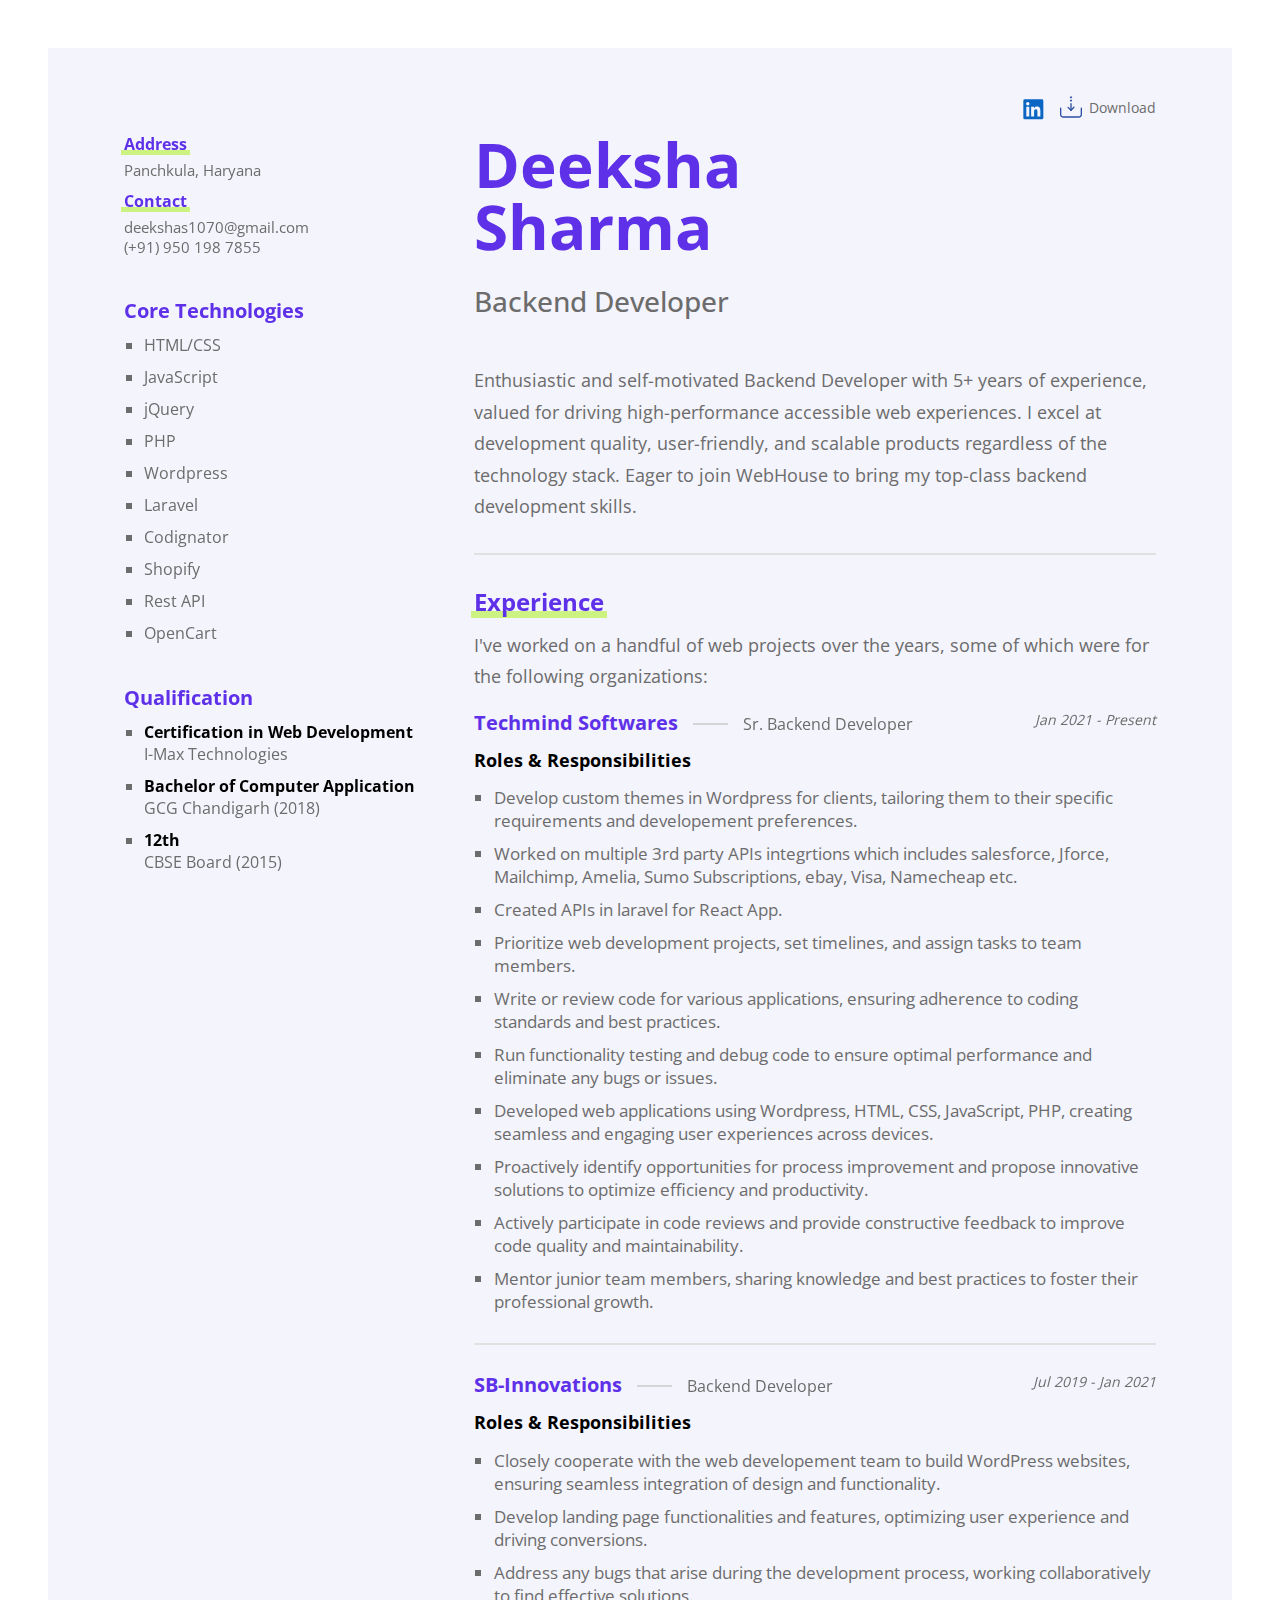
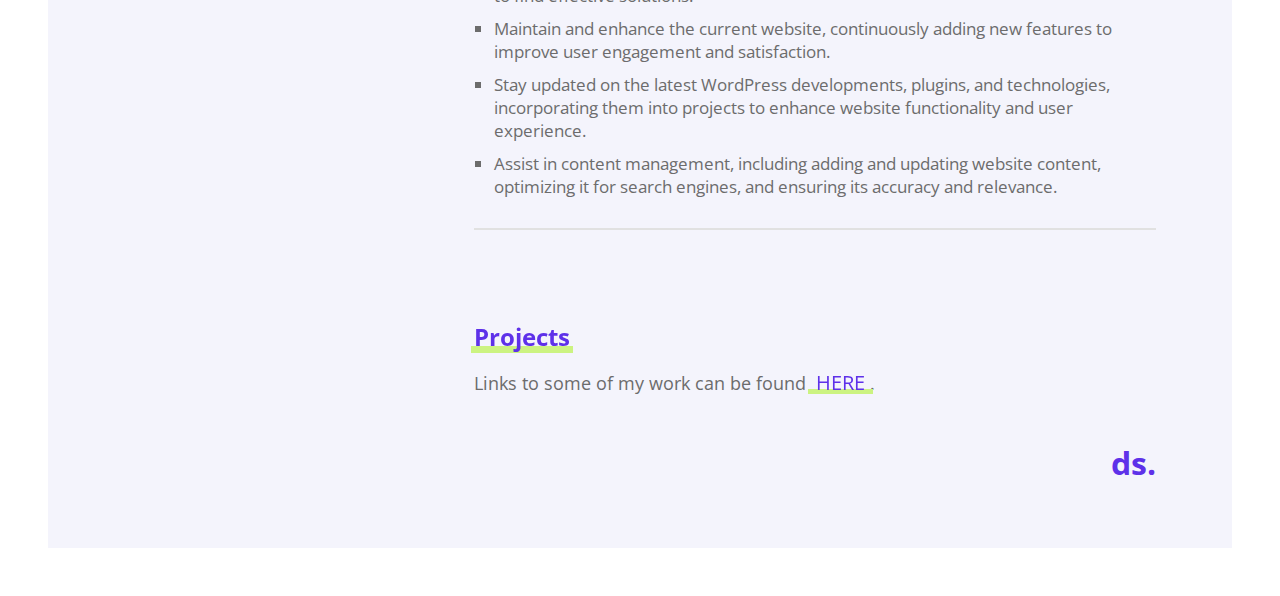
<file: index.html>
<!doctype html>
<html lang="en">
    <head>
        <title>My Résumé | Deeksha Sharma</title>
        <meta name="description" content="Explore Deeksha's qualifications and expertise in a web developement, showcasing her talent and dedication to her field.">
		<link rel="icon" href="./assets/fav.png" type="image/x-icon">
        <meta charset="utf-8">
        <meta name="viewport" content="width=device-width, initial-scale=1">
        <link rel="stylesheet" href="./css/style.css" type="text/css">
    </head>
    <body>
        <section class="main_wrapper">
            <div class="inner_body">
                <div class="row">
                    <div class="col-full">
                        <div class="social_icon">
                            <a href="https://www.linkedin.com/in/deeksha-sharma-18ab33200/" target="_blank" data-title="Open LinkedIn">
                                <svg width="25px" height="25px" viewBox="0 0 15 15" xmlns="http://www.w3.org/2000/svg" fill="none"><path fill="#0A66C2" d="M12.225 12.225h-1.778V9.44c0-.664-.012-1.519-.925-1.519-.926 0-1.068.724-1.068 1.47v2.834H6.676V6.498h1.707v.783h.024c.348-.594.996-.95 1.684-.925 1.802 0 2.135 1.185 2.135 2.728l-.001 3.14zM4.67 5.715a1.037 1.037 0 01-1.032-1.031c0-.566.466-1.032 1.032-1.032.566 0 1.031.466 1.032 1.032 0 .566-.466 1.032-1.032 1.032zm.889 6.51h-1.78V6.498h1.78v5.727zM13.11 2H2.885A.88.88 0 002 2.866v10.268a.88.88 0 00.885.866h10.226a.882.882 0 00.889-.866V2.865a.88.88 0 00-.889-.864z"/></svg>
                            </a>
                        </div>
                        <div class="social_icon">
                            <a href="./assets/deeksha's-resume.pdf" target="_blank" data-title="Download Resume" download>
                                <svg width="22px" height="22px" viewBox="0 -1.2 83.8 83.8" xmlns="http://www.w3.org/2000/svg">
                                <g id="Group_20" data-name="Group 20" transform="translate(-470.6 -883.7)">
                                    <path id="Path_57" data-name="Path 57" d="M551.9,929v24.1a9.5,9.5,0,0,1-9.5,9.5H482.6a9.5,9.5,0,0,1-9.5-9.5V929" fill="none" stroke="#2b4ea2" stroke-linecap="round" stroke-miterlimit="10" stroke-width="5"/>
                                    <path id="Path_58" data-name="Path 58" d="M501.3,925.8l11.1,11,11.2-11.2" fill="none" stroke="#2b4ea2" stroke-linecap="round" stroke-miterlimit="10" stroke-width="5"/>
                                    <line id="Line_29" data-name="Line 29" y2="25.2" transform="translate(512.5 911.6)" fill="none" stroke="#2b4ea2" stroke-linecap="round" stroke-miterlimit="10" stroke-width="5"/>
                                    <circle id="Ellipse_1" data-name="Ellipse 1" cx="3.4" cy="3.4" r="3.4" transform="translate(509.1 896.4)" fill="#21409a" stroke="#2b4ea2" stroke-miterlimit="10" stroke-width="1"/>
                                    <circle id="Ellipse_2" data-name="Ellipse 2" cx="3.4" cy="3.4" r="3.4" transform="translate(509.1 884.2)" fill="#21409a" stroke="#2b4ea2" stroke-miterlimit="10" stroke-width="1"/>
                                </g>
                                </svg>
                                <span>Download</span>
                            </a>
                        </div>
                    </div>
                </div>
                <div class="row">
                    <div class="col-left">
                        <div class="inner sticky_class">
                            <div class="contact_info">
                                <div class="inner">
                                    <h4 class="hdng">
                                        Address
                                    </h4>
                                    <p>
                                        Panchkula, Haryana
                                    </p>
                                </div>
                                <div class="inner">
                                    <h4 class="hdng">
                                        Contact
                                    </h4>
                                    <p>
                                        <a href="mailto:deekshas1070@gmail.com">
                                            deekshas1070@gmail.com
                                        </a>
                                    </p>
                                    <p>
                                        <a href="tel:919501987855">
                                            (+91) 950 198 7855
                                        </a>
                                    </p>
                                </div>
                            </div>

                            <div class="prof_info">
                                <div class="inner">
                                    <h3 class="hdng">
                                        Core Technologies
                                    </h3>
                                    <ul>
                                        <li>
                                            HTML/CSS
                                        </li>
										 <li>
                                            JavaScript
                                        </li>
                                        <li>
                                            jQuery
                                        </li>
										<li>
                                            PHP
                                        </li>
                                        <li>
                                            Wordpress
                                        </li>
                                        <li>
                                            Laravel
                                        </li>
										<li>
                                            Codignator
                                        </li>
                                        <li>
                                            Shopify
                                        </li>
                                        <li>
                                            Rest API
                                        </li>
										<li>
                                            OpenCart
                                        </li>
                                    </ul>
                                </div>

                                <div class="inner">
                                    <h3 class="hdng">
                                        Qualification
                                    </h3>
                                    <ul>
                                        <li>
                                            <b>Certification in Web Development</b>
											I-Max Technologies
                                        </li>
                                        <li>
                                            <b>Bachelor of Computer Application</b>
                                            GCG Chandigarh (2018)
                                        </li>
                                        <li>
                                            <b>12th</b>
                                            CBSE Board (2015)
                                        </li>
                                    </ul>
                                </div>
                            </div>
                        </div>
                    </div>
                    <div class="col-right">
                        <div class="inner">
                            <div class="title">
                                <h1 class="hdng">
                                    Deeksha <br> Sharma
                                    <span>
                                        Backend Developer
                                    </span>
                                </h1>
                                <p class="description">
                                    Enthusiastic and self-motivated Backend Developer with 5+ years of experience, valued for driving high-performance accessible web experiences. I excel at development quality, user-friendly, and scalable products regardless of the technology stack. Eager to join WebHouse to bring my top-class backend development skills.
                                </p>
                            </div>
                            <hr class="line">

                            <div class="job_company">
                                <h2 class="exp">Experience</h2>
                                <p>
                                    I've worked on a handful of web projects over the years, some of which were for the following organizations:
                                </p>

                                <div class="inner">
                                    <h3 class="hdng">
                                        Techmind Softwares 
                                        <span>Sr. Backend Developer</span>

                                        <i>
                                            Jan 2021 - Present
                                        </i>
                                    </h3>
                                    <p>
                                        <b>
                                            Roles & Responsibilities
                                        </b>
                                    </p>

                                    <ul>
                                        <li>Develop custom themes in Wordpress for clients, tailoring them to their specific requirements and developement preferences.</li>
										<li>Worked on multiple 3rd party APIs integrtions which includes salesforce, Jforce, Mailchimp, Amelia, Sumo Subscriptions, ebay, Visa, Namecheap etc.</li>
										<li>Created APIs in laravel for React App.</li>
                                        <li>Prioritize web development projects, set timelines, and assign tasks to team members.</li>
                                        <li>Write or review code for various applications, ensuring adherence to coding standards and best practices.</li>
                                        <li>Run functionality testing and debug code to ensure optimal performance and eliminate any bugs or issues.</li>
                                        <li>Developed web applications using Wordpress, HTML, CSS, JavaScript, PHP, creating seamless and engaging user experiences across devices.</li>
                                        <li>Proactively identify opportunities for process improvement and propose innovative solutions to optimize efficiency and productivity.</li>
                                        <li>Actively participate in code reviews and provide constructive feedback to improve code quality and maintainability.</li>
                                        <li>Mentor junior team members, sharing knowledge and best practices to foster their professional growth.</li>
                                    </ul>
                                </div>
                                
                                <hr class="line">

                                <div class="inner">
                                    <h3 class="hdng">
                                        SB-Innovations
                                        <span>Backend Developer</span>

                                        <i>
                                            Jul 2019 - Jan 2021
                                        </i>
                                    </h3>
                                    <p>
                                        <b>
                                            Roles & Responsibilities
                                        </b>
                                    </p>

                                    <ul>
                                        <li>Closely cooperate with the web developement team to build WordPress websites, ensuring seamless integration of design and functionality.</li>
                                        <li>Develop landing page functionalities and features, optimizing user experience and driving conversions.</li>
                                        <li>Address any bugs that arise during the development process, working collaboratively to find effective solutions.</li>
                                        <li>Maintain and enhance the current website, continuously adding new features to improve user engagement and satisfaction.</li>
                                        <li>Stay updated on the latest WordPress developments, plugins, and technologies, incorporating them into projects to enhance website functionality and user experience.</li>
                                        <li>Assist in content management, including adding and updating website content, optimizing it for search engines, and ensuring its accuracy and relevance.</li>
                                    </ul>
                                </div>

                                <hr class="line">

                                <h2 class="exp proj">Projects</h2>
                                <p class="proj_desc">
                                    Links to some of my work can be found <a href="https://deekshas1070.github.io/resume-ds/work.html" target="_blank">HERE</a>.
                                </p>
                            </div>
                        </div>
                    </div>
                </div>
                <div class="row">
                    <div class="col-full">
                        <h2 class="btm_hdng">
                            ds.
                        </h2>
                    </div>
                </div>
            </div>
        </section>
    </body>
</html>
</file>
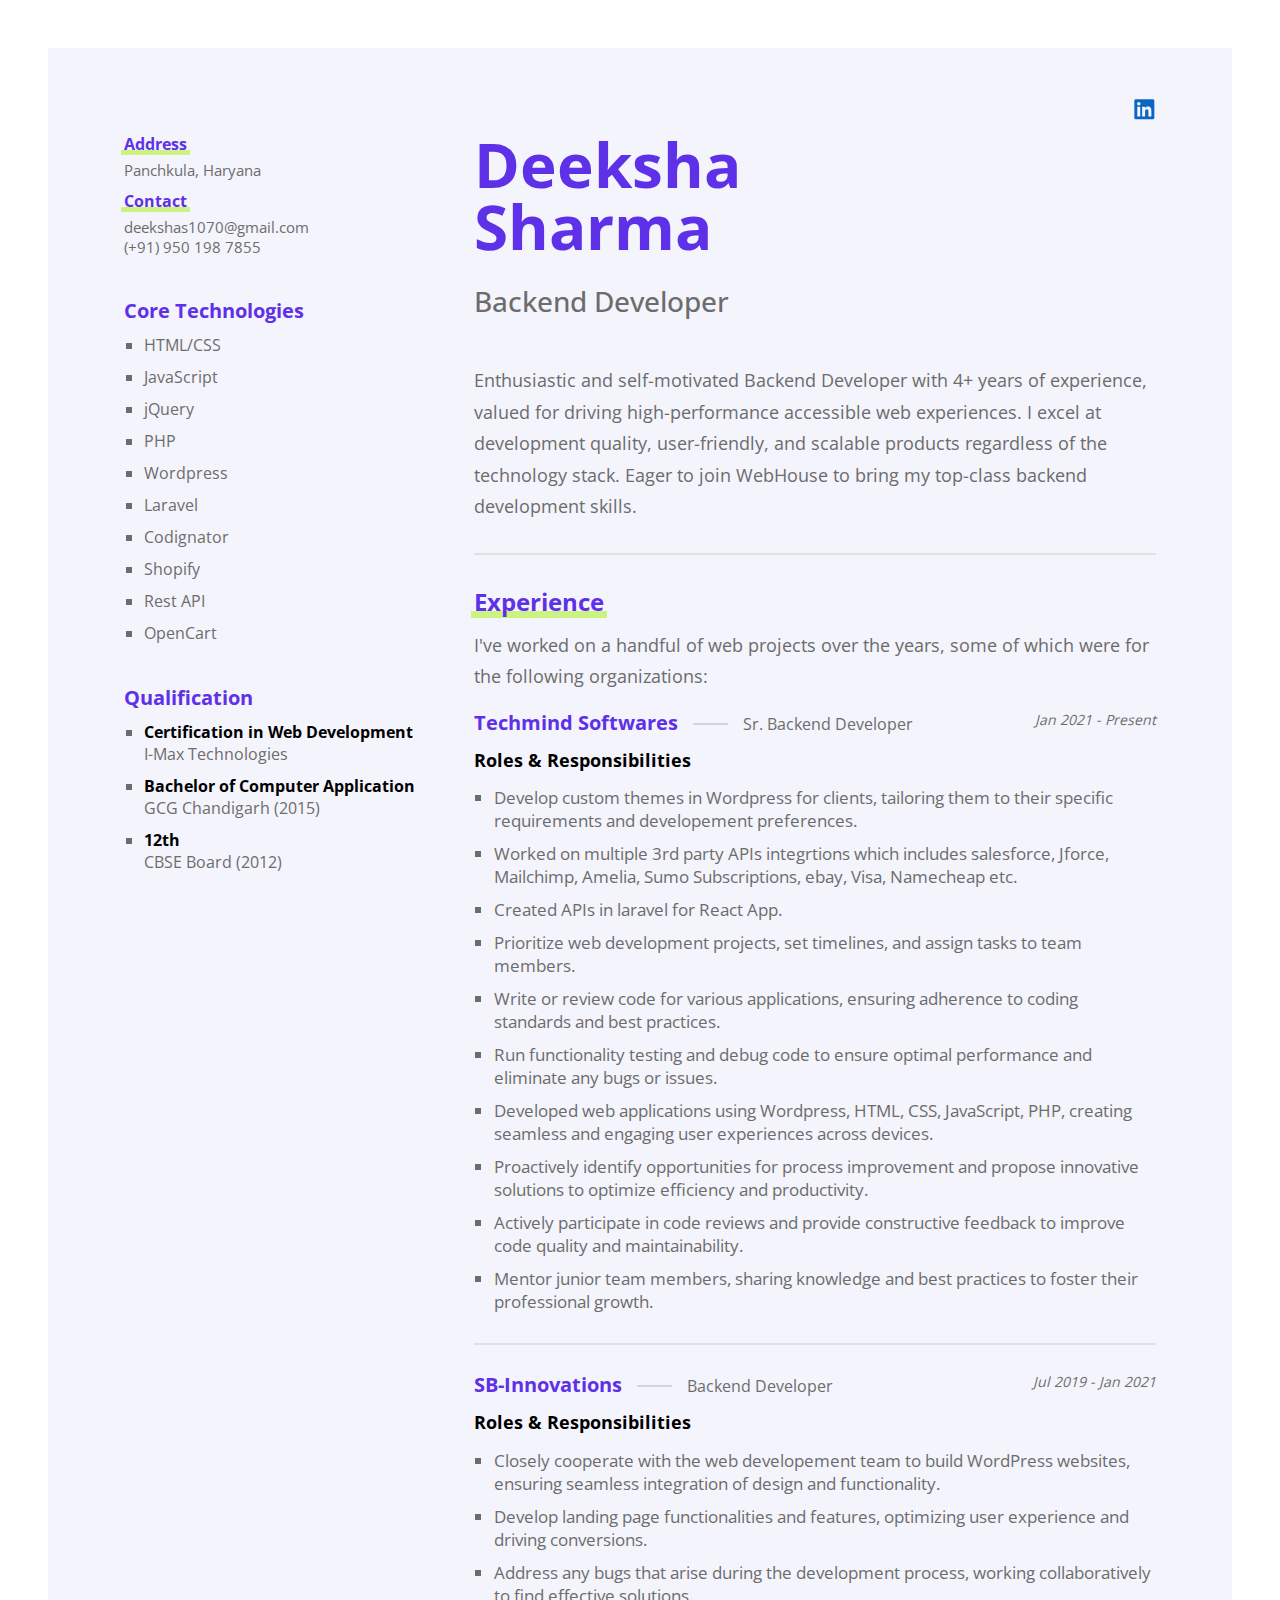
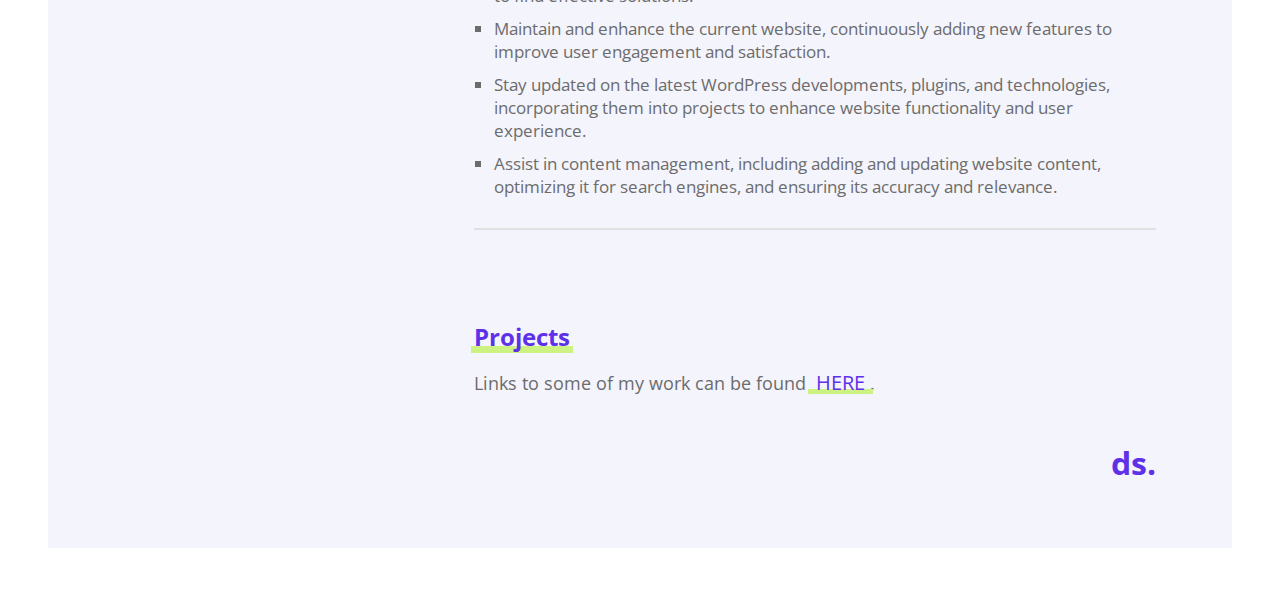
<file: for_download.html>
<!doctype html>
<html lang="en">
    <head>
        <title>My Résumé | Deeksha Sharma</title>
        <meta name="description" content="Explore Deeksha's qualifications and expertise in a web developement, showcasing her talent and dedication to her field.">
		<link rel="icon" href="./assets/fav.png" type="image/x-icon">
        <meta charset="utf-8">
        <meta name="viewport" content="width=device-width, initial-scale=1">
        <style>
            *,li,ul{padding:0;margin:0}.inner,.row{width:100%}*,.row,li,ul{margin:0}.social_icon a::after,.social_icon a::before{left:50%;transform:translateX(-50%);opacity:0;visibility:hidden;pointer-events:none;transition:.5s}.contact_info .inner:nth-child(2),.prof_info li{margin-top:10px}.contact_info .hdng::before,.job_company .exp::before{position:absolute;bottom:0}.title .description,.title .hdng span,a,body,p{color:var(--dark-grey)}.job_company p b,.prof_info li b{color:var(--black)}.contact_info .hdng,.job_company .exp,.proj_desc a{z-index:9;position:relative}@font-face{font-family:'Open Sans';src:url('../fonts/OpenSans-Medium.woff2') format('woff2'),url('../fonts/OpenSans-Medium.ttf') format('truetype');font-weight:500;font-style:normal;font-display:swap}@font-face{font-family:'Open Sans';src:url('../fonts/OpenSans-ExtraBold.woff2') format('woff2'),url('../fonts/OpenSans-ExtraBold.ttf') format('truetype');font-weight:700;font-style:normal;font-display:swap}@font-face{font-family:'Open Sans';src:url('../fonts/OpenSans-Regular.woff2') format('woff2'),url('../fonts/OpenSans-Regular.ttf') format('truetype');font-weight:400;font-style:normal;font-display:swap}@font-face{font-family:'Open Sans';src:url('../fonts/OpenSans-Bold.woff2') format('woff2'),url('../fonts/OpenSans-Bold.ttf') format('truetype');font-weight:700;font-style:normal;font-display:swap}@font-face{font-family:'Open Sans';src:url('../fonts/OpenSans-Light.woff2') format('woff2'),url('../fonts/OpenSans-Light.ttf') format('truetype');font-weight:300;font-style:normal;font-display:swap}*{box-sizing:border-box;font-family:system-ui,-apple-system,"Segoe UI",Roboto,"Helvetica Neue",Arial,"Noto Sans","Liberation Sans",sans-serif,"Apple Color Emoji","Segoe UI Emoji","Segoe UI Symbol","Noto Color Emoji";font-family:'Open Sans',sans-serif}a{display:inline-block;text-decoration:none}p{font-size:17.5px}.proj_desc a,h1,h2,h3,h4,h5,h6{color:var(--indigo-blue)}li,ul{list-style:none}:root{--white:#ffffff;--black:#000000;--grey:#f4f4f4;--indigo-blue:#5e31e9;--dark-grey:#6c6c6c;--lime:#ccf381;--blue-grey:#f4f4fc}.sticky_class{position:sticky;top:60px}.main_wrapper{background-color:var(--white);padding:5rem 12rem}.main_wrapper .inner_body{background-color:var(--blue-grey);padding:3rem 4rem 4rem}.col-full,.main_wrapper .inner_body{width:100%;display:flex;flex-wrap:wrap}.col-full{padding:0 12px;justify-content:flex-end}.row{display:flex;flex-wrap:wrap;padding:0}.col-left,.col-right{padding:0 12px;margin-top:12px}.social_icon{margin-left:15px}.social_icon a{display:flex;align-items:center;position:relative}.social_icon a::before{content:attr(data-title);position:absolute;bottom:130%;background-color:#fff;border-radius:5px;padding:7px 10px;min-width:120px;font-size:13.5px;text-align:center}.social_icon a::after{content:"";position:absolute;bottom:100%;width:0;height:0;border-style:solid;border-width:7px 7px 0;border-color:#fff transparent transparent;font-weight:600}.contact_info .hdng::before,.proj_desc a::before{content:"";left:-3px;right:-3px;height:5px;background-color:var(--lime);z-index:-1}.social_icon a:hover::after,.social_icon a:hover::before{opacity:1;visibility:visible;pointer-events:all}.social_icon a span{margin-left:7px;font-size:14px}.col-left{width:350px}.col-right{width:calc(100% - 350px)}.contact_info .hdng{font-size:16px;display:inline-block}.contact_info p,.contact_info p a{font-size:15px}.contact_info .inner .hdng{margin-bottom:5px}.prof_info>.inner{margin-top:40px}.prof_info .hdng{font-size:20px}.job_company ul,.prof_info ul{padding-left:20px}.prof_info li{font-size:16px;list-style:square}.prof_info li b{display:block}.title .hdng{font-size:72px;font-weight:700;line-height:1}.job_company p,.title .description{line-height:1.8;width:700px;max-width:100%}.title .hdng span{margin-top:30px;display:block;font-size:28px;font-weight:500}.title .description{margin-top:50px;font-size:17.5px}.line{background:#e1e1e1;border:0;height:2px;margin-top:30px;margin-bottom:30px}.job_company .inner{margin-top:20px}.job_company .exp{font-size:24px;display:inline-block}.job_company .exp::before{content:"";left:-3px;right:-3px;height:7px;background-color:var(--lime);z-index:-1}.job_company .hdng{font-size:20px;line-height:1;font-weight:600}.job_company .hdng i,.job_company .hdng span{color:var(--dark-grey);font-size:16px;font-weight:400;margin-left:10px;padding-left:50px;position:relative}.job_company .hdng span::before{content:"";position:absolute;top:50%;left:0;transform:translateY(-50%);width:35px;height:1px;background:#b4b4b4}.job_company .hdng i{font-size:14px;float:right}.job_company p{margin-top:12px}.job_company li{font-size:17px;list-style:square;margin-top:10px;width:700px;max-width:100%}.btm_hdng{font-size:32px;margin-top:40px}.proj{margin-top:60px}.proj_desc a{padding:0 5px;font-size:20px}.proj_desc a::before{position:absolute;bottom:7px}@media screen and (max-width:1903px){.main_wrapper{padding:5rem 10rem}}@media screen and (max-width:1600px){.main_wrapper{padding:4rem 7rem}}@media screen and (max-width:1400px){.main_wrapper{padding:3rem}.title .hdng{font-size:62px}}@media screen and (max-width:1200px){.main_wrapper,.main_wrapper .inner_body{padding:2rem}.title .hdng{font-size:56px}}@media screen and (max-width:992px){.col-left{width:280px}.col-right{width:calc(100% - 280px)}.title .hdng{font-size:52px}.job_company .hdng span{display:block;margin-top:10px;margin-left:0}.job_company .hdng i{position:relative;top:-40px}}@media screen and (max-width:800px){.col-left,.col-right{width:100%}.col-right{margin-top:60px}.prof_info{flex-direction:row;display:flex}}@media screen and (max-width:500px){.main_wrapper,.main_wrapper .inner_body{padding:1rem}.prof_info{flex-direction:column}.title .hdng{font-size:42px}.job_company .hdng i{top:unset;margin-top:12px;float:unset;display:block}.job_company p{margin-top:30px}}
        </style>
    </head>
    <body>
        <section class="main_wrapper">
            <div class="inner_body">
                <div class="row">
                    <div class="col-full">
                        <div class="social_icon">
                            <a href="https://www.linkedin.com/in/deeksha-sharma-18ab33200/" target="_blank" data-title="Open LinkedIn">
                                <svg width="25px" height="25px" viewBox="0 0 15 15" xmlns="http://www.w3.org/2000/svg" fill="none"><path fill="#0A66C2" d="M12.225 12.225h-1.778V9.44c0-.664-.012-1.519-.925-1.519-.926 0-1.068.724-1.068 1.47v2.834H6.676V6.498h1.707v.783h.024c.348-.594.996-.95 1.684-.925 1.802 0 2.135 1.185 2.135 2.728l-.001 3.14zM4.67 5.715a1.037 1.037 0 01-1.032-1.031c0-.566.466-1.032 1.032-1.032.566 0 1.031.466 1.032 1.032 0 .566-.466 1.032-1.032 1.032zm.889 6.51h-1.78V6.498h1.78v5.727zM13.11 2H2.885A.88.88 0 002 2.866v10.268a.88.88 0 00.885.866h10.226a.882.882 0 00.889-.866V2.865a.88.88 0 00-.889-.864z"/></svg>
                            </a>
                        </div>
                    </div>
                </div>
                <div class="row">
                    <div class="col-left">
                        <div class="inner">
                            <div class="contact_info">
                                <div class="inner">
                                    <h4 class="hdng">
                                        Address
                                    </h4>
                                    <p>
                                        Panchkula, Haryana
                                    </p>
                                </div>
                                <div class="inner">
                                    <h4 class="hdng">
                                        Contact
                                    </h4>
                                    <p>
                                        <a href="mailto:deekshas1070@gmail.com">
                                            deekshas1070@gmail.com
                                        </a>
                                    </p>
                                    <p>
                                        <a href="tel:919501987855">
                                            (+91) 950 198 7855
                                        </a>
                                    </p>
                                </div>
                            </div>

                            <div class="prof_info">
                                <div class="inner">
                                    <h3 class="hdng">
                                        Core Technologies
                                    </h3>
                                    <ul>
                                        <li>
                                            HTML/CSS
                                        </li>
										 <li>
                                            JavaScript
                                        </li>
                                        <li>
                                            jQuery
                                        </li>
										<li>
                                            PHP
                                        </li>
                                        <li>
                                            Wordpress
                                        </li>
                                        <li>
                                            Laravel
                                        </li>
										<li>
                                            Codignator
                                        </li>
                                        <li>
                                            Shopify
                                        </li>
                                        <li>
                                            Rest API
                                        </li>
										<li>
                                            OpenCart
                                        </li>
                                    </ul>
                                </div>

                                <div class="inner">
                                    <h3 class="hdng">
                                        Qualification
                                    </h3>
                                    <ul>
                                        <li>
                                            <b>Certification in Web Development</b>
											I-Max Technologies
                                        </li>
                                        <li>
                                            <b>Bachelor of Computer Application</b>
                                            GCG Chandigarh (2015)
                                        </li>
                                        <li>
                                            <b>12th</b>
                                            CBSE Board (2012)
                                        </li>
                                    </ul>
                                </div>
                            </div>
                        </div>
                    </div>
                    <div class="col-right">
                        <div class="inner">
                            <div class="title">
                                <h1 class="hdng">
                                    Deeksha <br> Sharma
                                    <span>
                                        Backend Developer
                                    </span>
                                </h1>
                                <p class="description">
                                    Enthusiastic and self-motivated Backend Developer with 4+ years of experience, valued for driving high-performance accessible web experiences. I excel at development quality, user-friendly, and scalable products regardless of the technology stack. Eager to join WebHouse to bring my top-class backend development skills.
                                </p>
                            </div>
                            <hr class="line">

                            <div class="job_company">
                                <h2 class="exp">Experience</h2>
                                <p>
                                    I've worked on a handful of web projects over the years, some of which were for the following organizations:
                                </p>

                                <div class="inner">
                                    <h3 class="hdng">
                                        Techmind Softwares 
                                        <span>Sr. Backend Developer</span>

                                        <i>
                                            Jan 2021 - Present
                                        </i>
                                    </h3>
                                    <p>
                                        <b>
                                            Roles & Responsibilities
                                        </b>
                                    </p>

                                    <ul>
                                        <li>Develop custom themes in Wordpress for clients, tailoring them to their specific requirements and developement preferences.</li>
										<li>Worked on multiple 3rd party APIs integrtions which includes salesforce, Jforce, Mailchimp, Amelia, Sumo Subscriptions, ebay, Visa, Namecheap etc.</li>
										<li>Created APIs in laravel for React App.</li>
                                        <li>Prioritize web development projects, set timelines, and assign tasks to team members.</li>
                                        <li>Write or review code for various applications, ensuring adherence to coding standards and best practices.</li>
                                        <li>Run functionality testing and debug code to ensure optimal performance and eliminate any bugs or issues.</li>
                                        <li>Developed web applications using Wordpress, HTML, CSS, JavaScript, PHP, creating seamless and engaging user experiences across devices.</li>
                                        <li>Proactively identify opportunities for process improvement and propose innovative solutions to optimize efficiency and productivity.</li>
                                        <li>Actively participate in code reviews and provide constructive feedback to improve code quality and maintainability.</li>
                                        <li>Mentor junior team members, sharing knowledge and best practices to foster their professional growth.</li>
                                    </ul>
                                </div>
                                
                                <hr class="line">

                                <div class="inner">
                                    <h3 class="hdng">
                                        SB-Innovations
                                        <span>Backend Developer</span>

                                        <i>
                                            Jul 2019 - Jan 2021
                                        </i>
                                    </h3>
                                    <p>
                                        <b>
                                            Roles & Responsibilities
                                        </b>
                                    </p>

                                    <ul>
                                        <li>Closely cooperate with the web developement team to build WordPress websites, ensuring seamless integration of design and functionality.</li>
                                        <li>Develop landing page functionalities and features, optimizing user experience and driving conversions.</li>
                                        <li>Address any bugs that arise during the development process, working collaboratively to find effective solutions.</li>
                                        <li>Maintain and enhance the current website, continuously adding new features to improve user engagement and satisfaction.</li>
                                        <li>Stay updated on the latest WordPress developments, plugins, and technologies, incorporating them into projects to enhance website functionality and user experience.</li>
                                        <li>Assist in content management, including adding and updating website content, optimizing it for search engines, and ensuring its accuracy and relevance.</li>
                                    </ul>
                                </div>

                                <hr class="line">

                                <h2 class="exp proj">Projects</h2>
                                <p class="proj_desc">
                                    Links to some of my work can be found <a href="./work.html" target="_blank">HERE</a>.
                                </p>
                            </div>
                        </div>
                    </div>
                </div>
                <div class="row">
                    <div class="col-full">
                        <h2 class="btm_hdng">
                            ds.
                        </h2>
                    </div>
                </div>
            </div>
        </section>
    </body>
</html>
</file>
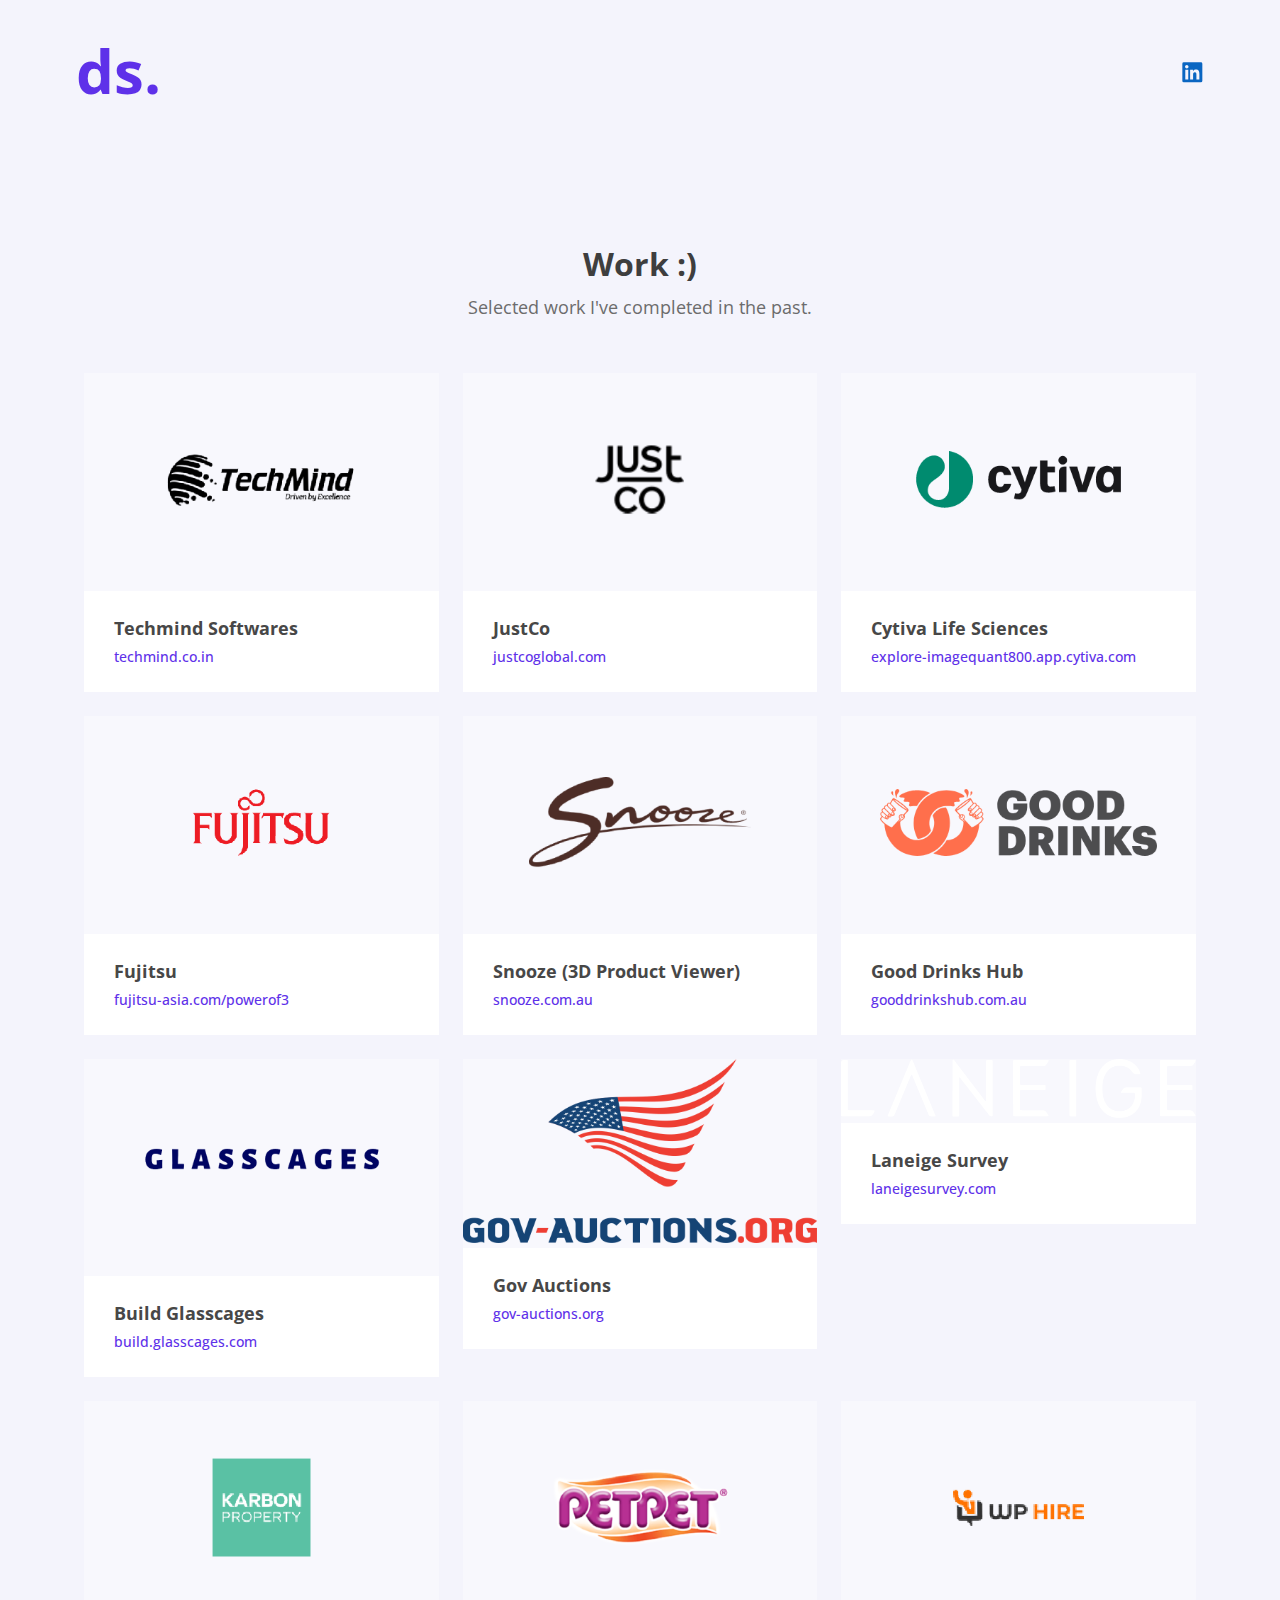
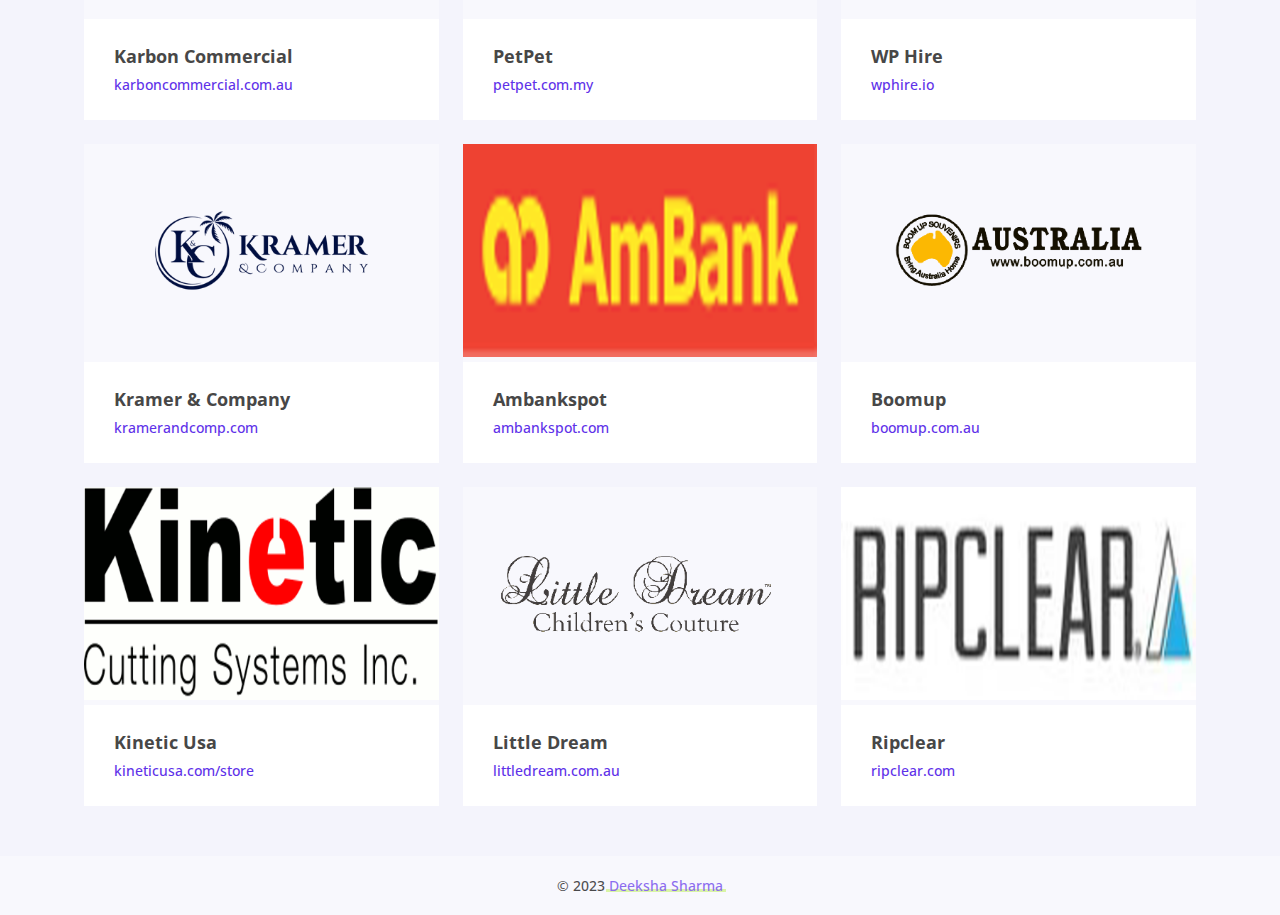
<file: work.html>
<!doctype html>
<html lang="en">
    <head>
        <title>My Résumé | Deeksha Sharma</title>
        <meta name="description" content="Explore Deeksha's qualifications and expertise in a web developement, showcasing her talent and dedication to her field.">
        <link rel="icon" href="./assets/fav.png" type="image/x-icon">
        <meta charset="utf-8">
        <meta name="viewport" content="width=device-width, initial-scale=1">
        <link rel="stylesheet" href="./css/work_style.css" type="text/css">
    </head>
    <body>
        <section class="main_wrapper">
            <header>
                <h1 class="logo">ds.</h1>

                
                <div class="right">
                    <div class="social_icon">
                        <a href="https://www.linkedin.com/in/deeksha-sharma-18ab33200/" target="_blank" data-title="Open LinkedIn">
                                <svg width="25px" height="25px" viewBox="0 0 15 15" xmlns="http://www.w3.org/2000/svg" fill="none"><path fill="#0A66C2" d="M12.225 12.225h-1.778V9.44c0-.664-.012-1.519-.925-1.519-.926 0-1.068.724-1.068 1.47v2.834H6.676V6.498h1.707v.783h.024c.348-.594.996-.95 1.684-.925 1.802 0 2.135 1.185 2.135 2.728l-.001 3.14zM4.67 5.715a1.037 1.037 0 01-1.032-1.031c0-.566.466-1.032 1.032-1.032.566 0 1.031.466 1.032 1.032 0 .566-.466 1.032-1.032 1.032zm.889 6.51h-1.78V6.498h1.78v5.727zM13.11 2H2.885A.88.88 0 002 2.866v10.268a.88.88 0 00.885.866h10.226a.882.882 0 00.889-.866V2.865a.88.88 0 00-.889-.864z"/></svg>
                            </a>
                    </div>
                </div>
            </header>

            <div class="work_body">
                <div class="row">
                    <div class="work-full">
                        <h3>Work :) </h3>
                        <p>
                            Selected work I've completed in the past.
                        </p>
                    </div>
                </div>
                <div class="row project_item">
                    <div class="ap_col mt-2">
                        <div class="inner">
                            <figure>
                                <img src="./assets/logos/techmind.png" alt="">
                            </figure>
                            <figcaption>
                                <span>Techmind Softwares</span>
                                <a href="https://techmind.co.in" target="_blank" rel="nofollow">
                                    techmind.co.in
                                </a>
                            </figcaption>
                        </div>
                    </div>
                    
                    <div class="ap_col mt-2">
                        <div class="inner">
                            <figure>
                                <img src="./assets/logos/justco.png" alt="">
                            </figure>
                            <figcaption>
                                <span>JustCo</span>
                                <a href="https://justcoglobal.com" target="_blank" rel="nofollow">
                                    justcoglobal.com
                                </a>
                            </figcaption>
                        </div>
                    </div>
                    
                    <div class="ap_col mt-2">
                        <div class="inner">
                            <figure>
                                <img src="./assets/logos/cytiva.png" alt="">
                            </figure>
                            <figcaption>
                                <span>Cytiva Life Sciences</span>
                                <a href="https://explore-imagequant800.app.cytiva.com" target="_blank" rel="nofollow">
                                    explore-imagequant800.app.cytiva.com
                                </a>
                            </figcaption>
                        </div>
                    </div>
                    
                    <div class="ap_col mt-2">
                        <div class="inner">
                            <figure>
                                <img src="./assets/logos/fujitsu.png" alt="">
                            </figure>
                            <figcaption>
                                <span>Fujitsu</span>
                                <a href="https://fujitsu-asia.com/powerof3" target="_blank" rel="nofollow">
                                    fujitsu-asia.com/powerof3
                                </a>
                            </figcaption>
                        </div>
                    </div>

                    <div class="ap_col mt-2">
                        <div class="inner">
                            <figure>
                                <img src="./assets/logos/snooze-logo.png" alt="">
                            </figure>
                            <figcaption>
                                <span>Snooze (3D Product Viewer)</span>
                                <a href="https://www.snooze.com.au/products/my-style-tapered-headboard-slimline-base?variant=39761753997446" target="_blank" rel="nofollow">
                                    snooze.com.au
                                </a>
                            </figcaption>
                        </div>
                    </div>
                   
                    <div class="ap_col mt-2">
                        <div class="inner">
                            <figure>
                                <img src="./assets/logos/good_drinks.png" alt="">
                            </figure>
                            <figcaption>
                                <span>Good Drinks Hub</span>
                                <a href="https://gooddrinkshub.com.au/" target="_blank" rel="nofollow">
                                    gooddrinkshub.com.au
                                </a>
                            </figcaption>
                        </div>
                    </div>
                    <div class="ap_col mt-2">
                        <div class="inner">
                            <figure>
                                <img src="./assets/logos/glasscages.png" alt="">
                            </figure>
                            <figcaption>
                                <span>Build Glasscages</span>
                                <a href="https://build.glasscages.com/" target="_blank" rel="nofollow">
                                    build.glasscages.com
                                </a>
                            </figcaption>
                        </div>
                    </div>
					<div class="ap_col mt-2">
                        <div class="inner">
                            <figure>
                                <img src="./assets/logos/gov-logo.png" alt="">
                            </figure>
                            <figcaption>
                                <span>Gov Auctions</span>
                                <a href="https://gov-auctions.org/" target="_blank" rel="nofollow">
                                    gov-auctions.org
                                </a>
                            </figcaption>
                        </div>
                    </div>
					<div class="ap_col mt-2">
                        <div class="inner">
                            <figure>
                                <img src="./assets/logos/langige_logo.png" alt="">
                            </figure>
                            <figcaption>
                                <span>Laneige Survey</span>
                                <a href="https://laneigesurvey.com/" target="_blank" rel="nofollow">
                                   laneigesurvey.com
                                </a>
                            </figcaption>
                        </div>
                    </div>
					<div class="ap_col mt-2">
                        <div class="inner">
                            <figure>
                                <img src="./assets/logos/karbon.png" alt="">
                            </figure>
                            <figcaption>
                                <span>Karbon Commercial</span>
                                <a href="https://karboncommercial.com.au/" target="_blank" rel="nofollow">
                                    karboncommercial.com.au
                                </a>
                            </figcaption>
                        </div>
                    </div>
                    
                    <div class="ap_col mt-2">
                        <div class="inner">
                            <figure>
                                <img src="./assets/logos/petpet.png" alt="">
                            </figure>
                            <figcaption>
                                <span>PetPet</span>
                                <a href="https://petpet.com.my" target="_blank" rel="nofollow">
                                    petpet.com.my
                                </a>
                            </figcaption>
                        </div>
                    </div>
                    
                    <div class="ap_col mt-2">
                        <div class="inner">
                            <figure>
                                <img src="./assets/logos/wp-hire.png" alt="">
                            </figure>
                            <figcaption>
                                <span>WP Hire</span>
                                <a href="https://wphire.io" target="_blank" rel="nofollow">
                                    wphire.io
                                </a>
                            </figcaption>
                        </div>
                    </div>
                    
                    <div class="ap_col mt-2">
                        <div class="inner">
                            <figure>
                                <img src="./assets/logos/kramer.png" alt="">
                            </figure>
                            <figcaption>
                                <span>Kramer & Company</span>
                                <a href="https://https://kramerandcomp.com" target="_blank" rel="nofollow">
                                    kramerandcomp.com
                                </a>
                            </figcaption>
                        </div>
                    </div>
					<div class="ap_col mt-2">
                        <div class="inner">
                            <figure>
                                <img src="./assets/logos/ambank-logo.png" alt="">
                            </figure>
                            <figcaption>
                                <span>Ambankspot</span>
                                <a href="https://ambankspot.com/" target="_blank" rel="nofollow">
                                    ambankspot.com
                                </a>
                            </figcaption>
                        </div>
                    </div>
                    <div class="ap_col mt-2">
                        <div class="inner">
                            <figure>
                                <img src="./assets/logos/boomup.png" alt="">
                            </figure>
                            <figcaption>
                                <span>Boomup</span>
                                <a href="https://boomup.com.au" target="_blank" rel="nofollow">
                                    boomup.com.au
                                </a>
                            </figcaption>
                        </div>
                    </div>
					<div class="ap_col mt-2">
                        <div class="inner">
                            <figure>
                                <img src="./assets/logos/kinetic-logo.png" alt="">
                            </figure>
                            <figcaption>
                                <span>Kinetic Usa</span>
                                <a href="https://www.kineticusa.com/store/" target="_blank" rel="nofollow">
                                    kineticusa.com/store
                                </a>
                            </figcaption>
                        </div>
                    </div>
                    <div class="ap_col mt-2">
                        <div class="inner">
                            <figure>
                                <img src="./assets/logos/little-dream.png" alt="">
                            </figure>
                            <figcaption>
                                <span>Little Dream</span>
                                <a href="https://littledream.com.au" target="_blank" rel="nofollow">
                                    littledream.com.au
                                </a>
                            </figcaption>
                        </div>
                    </div>
					<div class="ap_col mt-2">
                        <div class="inner">
                            <figure>
                                <img src="./assets/logos/ripclear_logo.png" alt="">
                            </figure>
                            <figcaption>
                                <span>Ripclear</span>
                                <a href="https://ripclear.com/" target="_blank" rel="nofollow">
                                    ripclear.com
                                </a>
                            </figcaption>
                        </div>
                    </div>
                </div>
            </div>

            <footer>
                <p>
                    &copy; 2023  
                    <a href="mailto:deekshas1070@gmail.com">
                        Deeksha Sharma
                    </a>
                </p>
            </footer>
        </section>
    </body>
</html>
</file>
<file: css/style.css>
@font-face {
    font-family: 'Open Sans';
    src: url('../fonts/OpenSans-Medium.woff2') format('woff2'),
        url('../fonts/OpenSans-Medium.ttf') format('truetype');
    font-weight: 500;
    font-style: normal;
    font-display: swap;
}

@font-face {
    font-family: 'Open Sans';
    src: url('../fonts/OpenSans-ExtraBold.woff2') format('woff2'),
        url('../fonts/OpenSans-ExtraBold.ttf') format('truetype');
    font-weight: bold;
    font-style: normal;
    font-display: swap;
}

@font-face {
    font-family: 'Open Sans';
    src: url('../fonts/OpenSans-Regular.woff2') format('woff2'),
        url('../fonts/OpenSans-Regular.ttf') format('truetype');
    font-weight: normal;
    font-style: normal;
    font-display: swap;
}

@font-face {
    font-family: 'Open Sans';
    src: url('../fonts/OpenSans-Bold.woff2') format('woff2'),
        url('../fonts/OpenSans-Bold.ttf') format('truetype');
    font-weight: bold;
    font-style: normal;
    font-display: swap;
}

@font-face {
    font-family: 'Open Sans';
    src: url('../fonts/OpenSans-Light.woff2') format('woff2'),
        url('../fonts/OpenSans-Light.ttf') format('truetype');
    font-weight: 300;
    font-style: normal;
    font-display: swap;
}


*{
    margin: 0;
    padding: 0;
    box-sizing: border-box;
    font-family: system-ui,-apple-system,"Segoe UI",Roboto,"Helvetica Neue",Arial,"Noto Sans","Liberation Sans",sans-serif,"Apple Color Emoji","Segoe UI Emoji","Segoe UI Symbol","Noto Color Emoji";
    font-family: 'Open Sans', sans-serif;
}

a{
    display: inline-block;
    text-decoration: none;
    color:var(--dark-grey);
}

p{
    font-size: 17.5px;
    color: var(--dark-grey);
}

body{
    color:var(--dark-grey);
}

h1,
h2,
h3,
h4,
h5,
h6{
    color:var(--indigo-blue);
}

ul,li{
    margin: 0;
    padding: 0;
    list-style: none;
}

:root{
    --white:#ffffff;
    --black:#000000;
    --grey:#f4f4f4;
    --indigo-blue:#5e31e9;
    --dark-grey:#6c6c6c;
    --lime:#ccf381;
    --blue-grey:#f4f4fc;
}

.sticky_class{
    position: sticky;
    top: 60px;
}

.main_wrapper{
    background-color: var(--white);
    padding: 5rem 12rem;
}

.main_wrapper .inner_body{
    background-color: var(--blue-grey);
    padding: 3rem 4rem 4rem;
}

.main_wrapper .inner_body,
.col-full{
    width: 100%;
    display: flex;
    flex-wrap: wrap;
}

.inner{
    width: 100%;
}

.col-full{
    padding: 0px 12px;
    justify-content: flex-end;
}

.row{
    width: 100%;
    display: flex;
    flex-wrap: wrap;
    margin: 0;
    padding: 0;
}

.social_icon{
    margin-left: 15px;
}

.social_icon a{
    display: flex;
    align-items: center;
    position: relative;
}

.social_icon a::before{
    content: attr(data-title);
    position: absolute;
    bottom: 130%;
    left: 50%;
    transform: translateX(-50%);
    background-color: #fff;
    border-radius: 5px;
    padding: 7px 10px;
    opacity: 0;
    min-width: 120px;
    opacity: 0;
    visibility: hidden;
    pointer-events: none;
    transition: 0.5s ease;
    font-size: 13.5px;
    text-align: center;
}

.social_icon a::after{
    content:"";
    position: absolute;
    bottom: 100%;
    left: 50%;
    transform: translateX(-50%);
    width: 0;
    height: 0;
    border-style: solid;
    border-width: 7px 7px 0 7px;
    border-color: #ffffff transparent transparent transparent;
    opacity: 0;
    visibility: hidden;
    pointer-events: none;
    transition: 0.5s ease;
    font-weight: 600;
}

.social_icon a:hover::before,
.social_icon a:hover::after{
    opacity: 1;
    visibility: visible;
    pointer-events: all;
}

.social_icon a span{
    margin-left:7px;
    font-size: 14px;
}

.col-left{
    width: 350px;
    padding: 0 12px;
    margin-top:12px;
}

.col-right{
    width: calc(100% - 350px);
    padding: 0 12px;
    margin-top:12px;
}

.contact_info .hdng{
    font-size: 16px;
    position:relative;
    display: inline-block;
    z-index: 9;
}

.contact_info .hdng::before{
    content:"";
    position: absolute;
    left: -3px;
    right: -3px;
    bottom: 0px;
    height: 5px;
    background-color: var(--lime);
    z-index: -1;
}

.contact_info p a,
.contact_info p{
    font-size: 15px;
}

.contact_info .inner:nth-child(2) {
    margin-top: 10px;
}

.contact_info .inner .hdng {
    margin-bottom: 5px;
}

.prof_info > .inner{
    margin-top: 40px;
}

.prof_info .hdng{
    font-size: 20px;
}

.prof_info ul{
    padding-left: 20px;
}

.prof_info li{
    font-size: 16px;
    list-style: square;
    margin-top: 10px;
}

.prof_info li b{
    color:var(--black);
    display: block;
}

.title .hdng{
    font-size: 72px;
    font-weight: 700;
    line-height: 1;
}

.title .hdng span{
    margin-top: 30px;
    display: block;
    font-size: 28px;
    font-weight: 500;
    color:var(--dark-grey);
}

.title .description{
    margin-top: 50px;
    font-size: 17.5px;
    color: var(--dark-grey);
    width: 700px;
    max-width: 100%;
    line-height: 1.8;
}

.line {
    background: #e1e1e1;
    border: 0;
    height: 2px;
    margin-top: 30px;
    margin-bottom: 30px;
}

.job_company .inner{
    margin-top: 20px;
}

.job_company .exp{
    font-size: 24px;
    position: relative;
    z-index: 9;
    display: inline-block;
}

.job_company .exp::before{
    content:"";
    position: absolute;
    left: -3px;
    right: -3px;
    bottom: 0px;
    height: 7px;
    background-color: var(--lime);
    z-index: -1;
}

.job_company .hdng{
    font-size: 20px;
    line-height: 1;
    font-weight: 600;
}

.job_company .hdng span,
.job_company .hdng i{
    color:var(--dark-grey);
    font-size: 16px;
    font-weight: 400;
    margin-left: 10px;
    padding-left: 50px;
    position: relative;
}

.job_company .hdng span::before{
    content:"";
    position: absolute;
    top: 50%;
    left: 0;
    transform: translateY(-50%);
    width: 35px;
    height: 1px;
    background:#b4b4b4;
}


.job_company .hdng i{
    font-size: 14px;
    float: right;
}

.job_company p{
    width: 700px;
    max-width: 100%;
    margin-top: 12px;
    line-height: 1.8;
}

.job_company p b{
    color:var(--black);
}

.job_company ul{
    padding-left: 20px;
}

.job_company li{
    font-size: 17px;
    list-style: square;
    margin-top: 10px;
    width: 700px;
    max-width: 100%;
}
.btm_hdng{
    font-size: 32px;
    margin-top: 40px;
}
.proj{
    margin-top: 60px;
}

.proj_desc a{
    position: relative;
    z-index: 9;
    color:var(--indigo-blue);
    padding: 0 5px;
    font-size: 20px;
}

.proj_desc a::before{
    content:"";
    position: absolute;
    left: -3px;
    right: -3px;
    bottom: 7px;
    height: 5px;
    background-color: var(--lime);
    z-index: -1;
}

@media screen and (max-width:1903px){
    .main_wrapper {
        padding: 5rem 10rem;
    }
}

@media screen and (max-width:1600px){
    .main_wrapper {
        padding: 4rem 7rem;
    }
}

@media screen and (max-width:1400px){
    .main_wrapper {
        padding: 3rem 3rem;
    }
    .title .hdng {
        font-size: 62px;
    }
}

@media screen and (max-width:1200px){
    .main_wrapper {
        padding: 2rem 2rem;
    }
    .title .hdng {
        font-size: 56px;
    }
    .main_wrapper .inner_body {
        padding: 2rem 2rem;
    }
}

@media screen and (max-width:992px){
    .col-left {
        width: 280px;
    }
    .col-right {
        width: calc(100% - 280px);
    }
    .title .hdng {
        font-size: 52px;
    }

    .job_company .hdng span {
        display: block;
        margin-top: 10px;
        margin-left: 0;
    }
    .job_company .hdng i{
        position: relative;
        top: -40px;
    }
}

@media screen and (max-width:800px){
    .col-left {
        width: 100%;
    }
    .col-right {
        width: 100%;
        margin-top: 60px;
    }
    .prof_info {
        flex-direction: row;
        display: flex;
    }
}

@media screen and (max-width:500px){
    .main_wrapper,
    .main_wrapper .inner_body  {
        padding: 1rem 1rem;
    }
    .prof_info {
        flex-direction: column;
    }
    .title .hdng {
        font-size: 42px;
    }
    .job_company .hdng i {
        top: unset;
        margin-top: 12px;
        float: unset;
        display: block;
    }
    .job_company p {
        margin-top: 30px;
    }
}
</file>
<file: css/work_style.css>
@font-face {
    font-family: 'Open Sans';
    src: url('../fonts/OpenSans-Medium.woff2') format('woff2'),
        url('../fonts/OpenSans-Medium.ttf') format('truetype');
    font-weight: 500;
    font-style: normal;
    font-display: swap;
}

@font-face {
    font-family: 'Open Sans';
    src: url('../fonts/OpenSans-ExtraBold.woff2') format('woff2'),
        url('../fonts/OpenSans-ExtraBold.ttf') format('truetype');
    font-weight: bold;
    font-style: normal;
    font-display: swap;
}

@font-face {
    font-family: 'Open Sans';
    src: url('../fonts/OpenSans-Regular.woff2') format('woff2'),
        url('../fonts/OpenSans-Regular.ttf') format('truetype');
    font-weight: normal;
    font-style: normal;
    font-display: swap;
}

@font-face {
    font-family: 'Open Sans';
    src: url('../fonts/OpenSans-Bold.woff2') format('woff2'),
        url('../fonts/OpenSans-Bold.ttf') format('truetype');
    font-weight: bold;
    font-style: normal;
    font-display: swap;
}

@font-face {
    font-family: 'Open Sans';
    src: url('../fonts/OpenSans-Light.woff2') format('woff2'),
        url('../fonts/OpenSans-Light.ttf') format('truetype');
    font-weight: 300;
    font-style: normal;
    font-display: swap;
}


*{
    margin: 0;
    padding: 0;
    box-sizing: border-box;
    font-family: system-ui,-apple-system,"Segoe UI",Roboto,"Helvetica Neue",Arial,"Noto Sans","Liberation Sans",sans-serif,"Apple Color Emoji","Segoe UI Emoji","Segoe UI Symbol","Noto Color Emoji";
    font-family: 'Open Sans', sans-serif;
}

a{
    display: inline-block;
    text-decoration: none;
    color:var(--dark-grey);
}

p{
    font-size: 17.5px;
    color: var(--dark-grey);
}

html{
    overflow-x: hidden;
}

body{
    color:var(--dark-grey);
    background-color: var(--blue-grey);
    overflow-x: hidden;
}

h1,
h2,
h3,
h4,
h5,
h6{
    color:var(--indigo-blue);
}

ul,li{
    margin: 0;
    padding: 0;
    list-style: none;
}

:root{
    --white:#ffffff;
    --black:#000000;
    --grey:#f8f8fd;
    --indigo-blue:#5e31e9;
    --dark-grey:#6c6c6c;
    --lime:#ccf381;
    --blue-grey:#f4f4fc;
}

img{
    width: 100%;
}

.inner{
    width: 100%;
}

header{
    max-width: 90%;
    width: 1600px;
    margin: 0 auto;
    display: flex;
    flex-wrap: wrap;
    justify-content: space-between;
    align-items: center;
    padding: 30px 12px;
    margin-bottom: 30px;
}

footer{
    padding: 20px 12px;
    display: flex;
    flex-wrap: wrap;
    background-color:#f8f8fd;
    margin-bottom: 0;
    margin-top: 50px;
    background: #f8f8fd;
}

footer p{
    max-width: 90%;
    width: 1600px;
    margin: 0 auto;
    font-size: 14px;
    opacity: 0.7;
    color:var(--black);
    font-weight: 500;
    text-align: center;
}

footer a{
    color:var(--indigo-blue);
    position: relative;
    display: inline-block;
}

footer a::before{
    content:"";
    position: absolute;
    left: -3px;
    right: -3px;
    bottom: 3px;
    height: 3px;
    background-color: var(--lime);
    z-index: -1;
}

header .logo{
    font-size: 60px;
}

header .right{
    display: flex;
    flex-wrap: wrap;
    justify-content: flex-end;
}

.social_icon{
    margin-left: 15px;
}

.social_icon a{
    display: flex;
    align-items: center;
    position: relative;
}

.social_icon a::before{
    content: attr(data-title);
    position: absolute;
    bottom: 130%;
    left: 50%;
    transform: translateX(-50%);
    background-color: #fff;
    border-radius: 5px;
    padding: 7px 10px;
    opacity: 0;
    min-width: 120px;
    opacity: 0;
    visibility: hidden;
    pointer-events: none;
    transition: 0.5s ease;
    font-size: 13.5px;
    text-align: center;
}

.social_icon a::after{
    content:"";
    position: absolute;
    bottom: 100%;
    left: 50%;
    transform: translateX(-50%);
    width: 0;
    height: 0;
    border-style: solid;
    border-width: 7px 7px 0 7px;
    border-color: #ffffff transparent transparent transparent;
    opacity: 0;
    visibility: hidden;
    pointer-events: none;
    transition: 0.5s ease;
    font-weight: 600;
}

.social_icon a:hover::before,
.social_icon a:hover::after{
    opacity: 1;
    visibility: visible;
    pointer-events: all;
}

.social_icon a span{
    margin-left:7px;
    font-size: 14px;
}

/** header end **/

.work-full{
    padding: 0px 12px;
    width: 100%;
    text-align: center;
    margin-top: 70px;
    margin-bottom: 30px;
}

.work-full h3{
    font-size: 32px;
    color:#3e3e3e;
    margin-bottom: 10px;
}

.work_body{
    padding: 0 12px;
    margin: 0 auto;
}

.mt-2{
    margin-top: 24px;
}

.row{
    width: 100%;
    display: flex;
    flex-wrap: wrap;
    margin: 0;
    padding: 0;
}

.ap_col{
    width: 100%;
    padding: 0 12px;
}

.project_item figure{
    background-color: var(--grey);
    margin: 0;
}

.project_item figcaption{
    padding: 25px 15px;
    background-color: var(--white);
    font-weight: 600;
    color:#474747;
    font-size: 1rem;
}
.project_item figcaption span{
    display: block;
}

.project_item figcaption a{
    font-size: 13.5px;
    color: var(--indigo-blue);
    font-weight: 500;
    display: block;
    margin-top: 7px;
    position: relative;
    display: inline-block;
    z-index: 9;
}

.project_item figcaption a::before{
    content:"";
    position: absolute;
    left: -3px;
    right: -3px;
    bottom: 3px;
    height: 0px;
    background-color: var(--lime);
    z-index: -1;
    transition: 0.5s ease;
}

.project_item figcaption a:hover::before{
    height: 3px;
}

.project_item .ap_col .inner{
    cursor: pointer;
    transition: 0.5s ease;
}

.project_item .ap_col .inner:hover{
    transform: translateY(-10px);
    box-shadow: 0px 5px 10px rgba(0,0,0,0.05);
}


@media screen and (min-width:480px){
    .ap_col{
        width: calc(100% / 2);
        padding: 0 12px;
    }
}

@media screen and (min-width:576px){
    .work_body{
        width: 540px;
        padding: 0 12px;
        margin: 0 auto;
    }
    .ap_col{
        width: calc(100% / 2);
        padding: 0 12px;
    }
    .project_item figcaption{
        padding: 25px 20px;
    }
    .project_item figcaption a{
        font-size: 14px;
    }
}

@media screen and (min-width:768px){
    .work_body{
        width: 760px;
    }
    
    .ap_col{
        width: calc(100% / 3);
        padding: 0 12px;
    }
    .project_item figcaption{
        padding: 25px 25px;
    }
    .project_item figcaption{
        padding: 25px 20px;
        font-size: 1.125rem;
    }
}

@media screen and (min-width:992px){
    .work_body{
        width: 980px;
    }
    
    .ap_col{
        width: calc(100% / 3);
        padding: 0 12px;
    }
    .project_item figcaption{
        padding: 25px 30px;
    }
}

@media screen and (min-width:1200px){
    .work_body{
        width: 1160px;
    }
    
    .ap_col{
        width: calc(100% / 3);
        padding: 0 12px;
    }
    
    .project_item figcaption{
        padding: 25px 30px;
    }
}

@media screen and (min-width:1400px){
    .work_body{
        width: 1320px;
    }
    
    .ap_col{
        width: calc(100% / 4);
        padding: 0 12px;
    }
}

@media screen and (min-width:1509px){
    .work_body{
        width: 1440px;
    }
}
</file>
